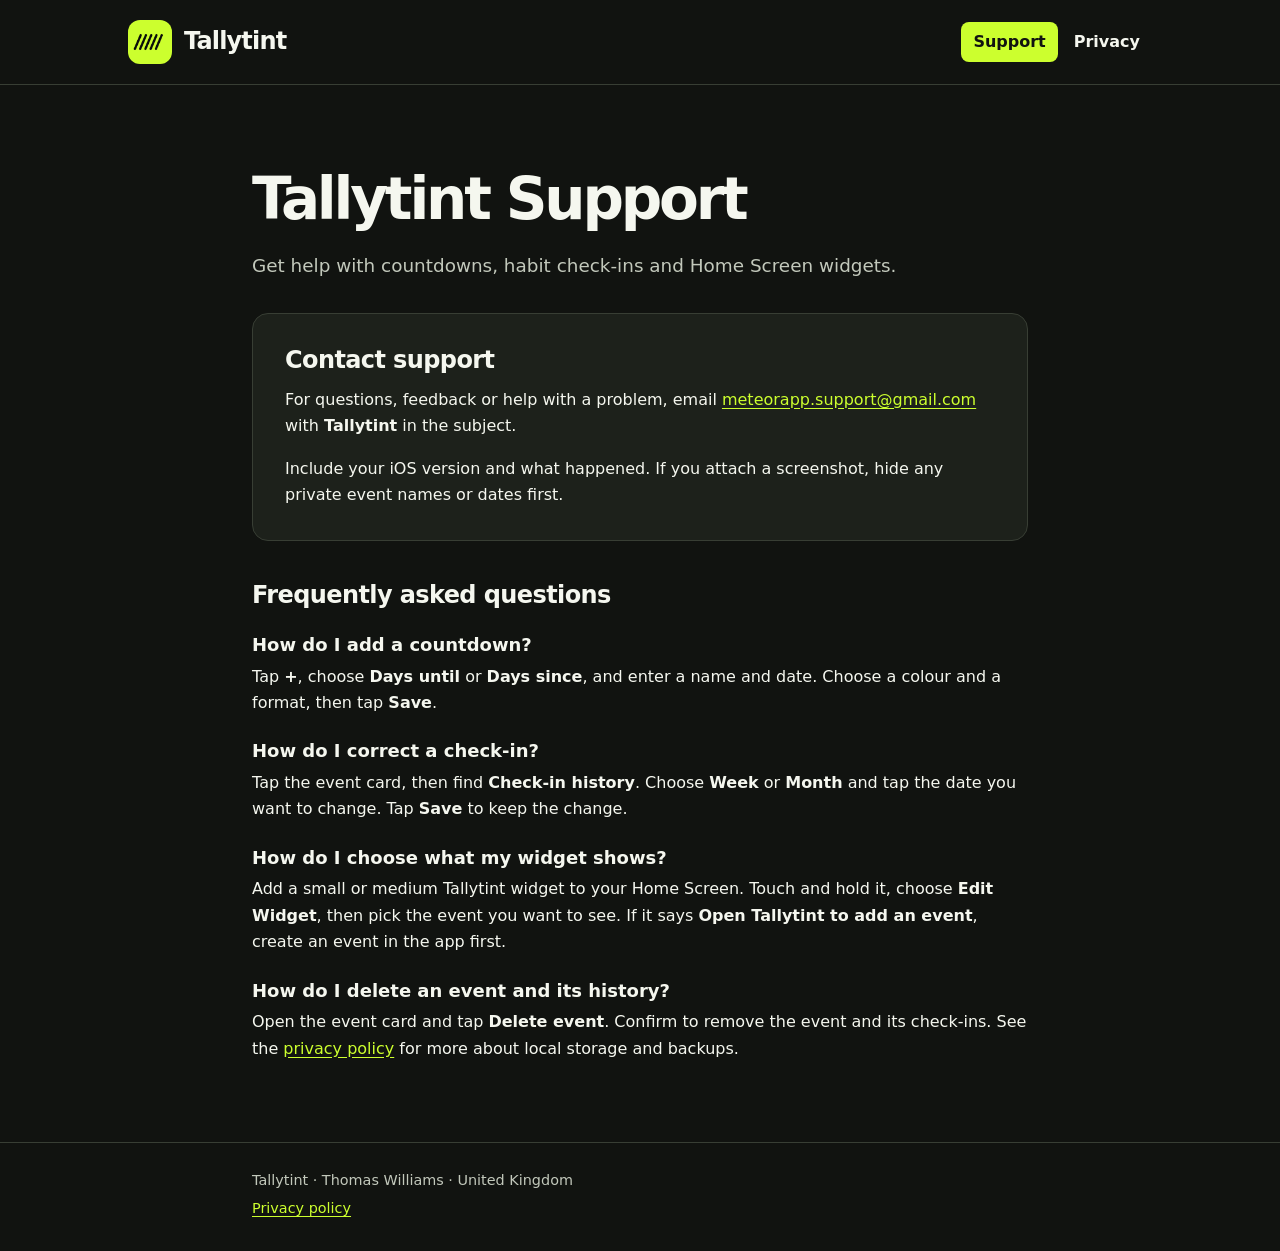
<file: index.html>
<!doctype html>
<html lang="en-GB">
<head>
  <meta charset="utf-8">
  <meta name="viewport" content="width=device-width, initial-scale=1">
  <meta name="description" content="Get help with Tallytint countdowns, habit check-ins and iPhone Home Screen widgets.">
  <title>Tallytint Support</title>
  <link rel="icon" type="image/png" href="assets/tallytint-icon.png">
  <link rel="stylesheet" href="styles.css">
</head>
<body>
  <a class="skip" href="#main">Skip to content</a>
  <header class="site-header">
    <a class="brand" href="./">
      <img src="assets/tallytint-icon.png" alt="" width="44" height="44">
      <span>Tallytint</span>
    </a>
    <nav aria-label="Main navigation">
      <a href="./" aria-current="page">Support</a>
      <a href="privacy.html">Privacy</a>
    </nav>
  </header>

  <main id="main" tabindex="-1">
    <h1>Tallytint Support</h1>
    <p class="intro">Get help with countdowns, habit check-ins and Home Screen widgets.</p>

    <section class="contact" aria-labelledby="contact-heading">
      <h2 id="contact-heading">Contact support</h2>
      <p>For questions, feedback or help with a problem, email <a href="mailto:meteorapp.support@gmail.com?subject=Tallytint%20support">meteorapp.support@gmail.com</a> with <strong>Tallytint</strong> in the subject.</p>
      <p>Include your iOS version and what happened. If you attach a screenshot, hide any private event names or dates first.</p>
    </section>

    <section aria-labelledby="faq-heading">
      <h2 id="faq-heading">Frequently asked questions</h2>

      <h3>How do I add a countdown?</h3>
      <p>Tap <strong>+</strong>, choose <strong>Days until</strong> or <strong>Days since</strong>, and enter a name and date. Choose a colour and a format, then tap <strong>Save</strong>.</p>

      <h3>How do I correct a check-in?</h3>
      <p>Tap the event card, then find <strong>Check-in history</strong>. Choose <strong>Week</strong> or <strong>Month</strong> and tap the date you want to change. Tap <strong>Save</strong> to keep the change.</p>

      <h3>How do I choose what my widget shows?</h3>
      <p>Add a small or medium Tallytint widget to your Home Screen. Touch and hold it, choose <strong>Edit Widget</strong>, then pick the event you want to see. If it says <strong>Open Tallytint to add an event</strong>, create an event in the app first.</p>

      <h3>How do I delete an event and its history?</h3>
      <p>Open the event card and tap <strong>Delete event</strong>. Confirm to remove the event and its check-ins. See the <a href="privacy.html">privacy policy</a> for more about local storage and backups.</p>
    </section>
  </main>

  <footer class="site-footer">
    <p>Tallytint · Thomas Williams · United Kingdom</p>
    <p><a href="privacy.html">Privacy policy</a></p>
  </footer>
</body>
</html>
</file>
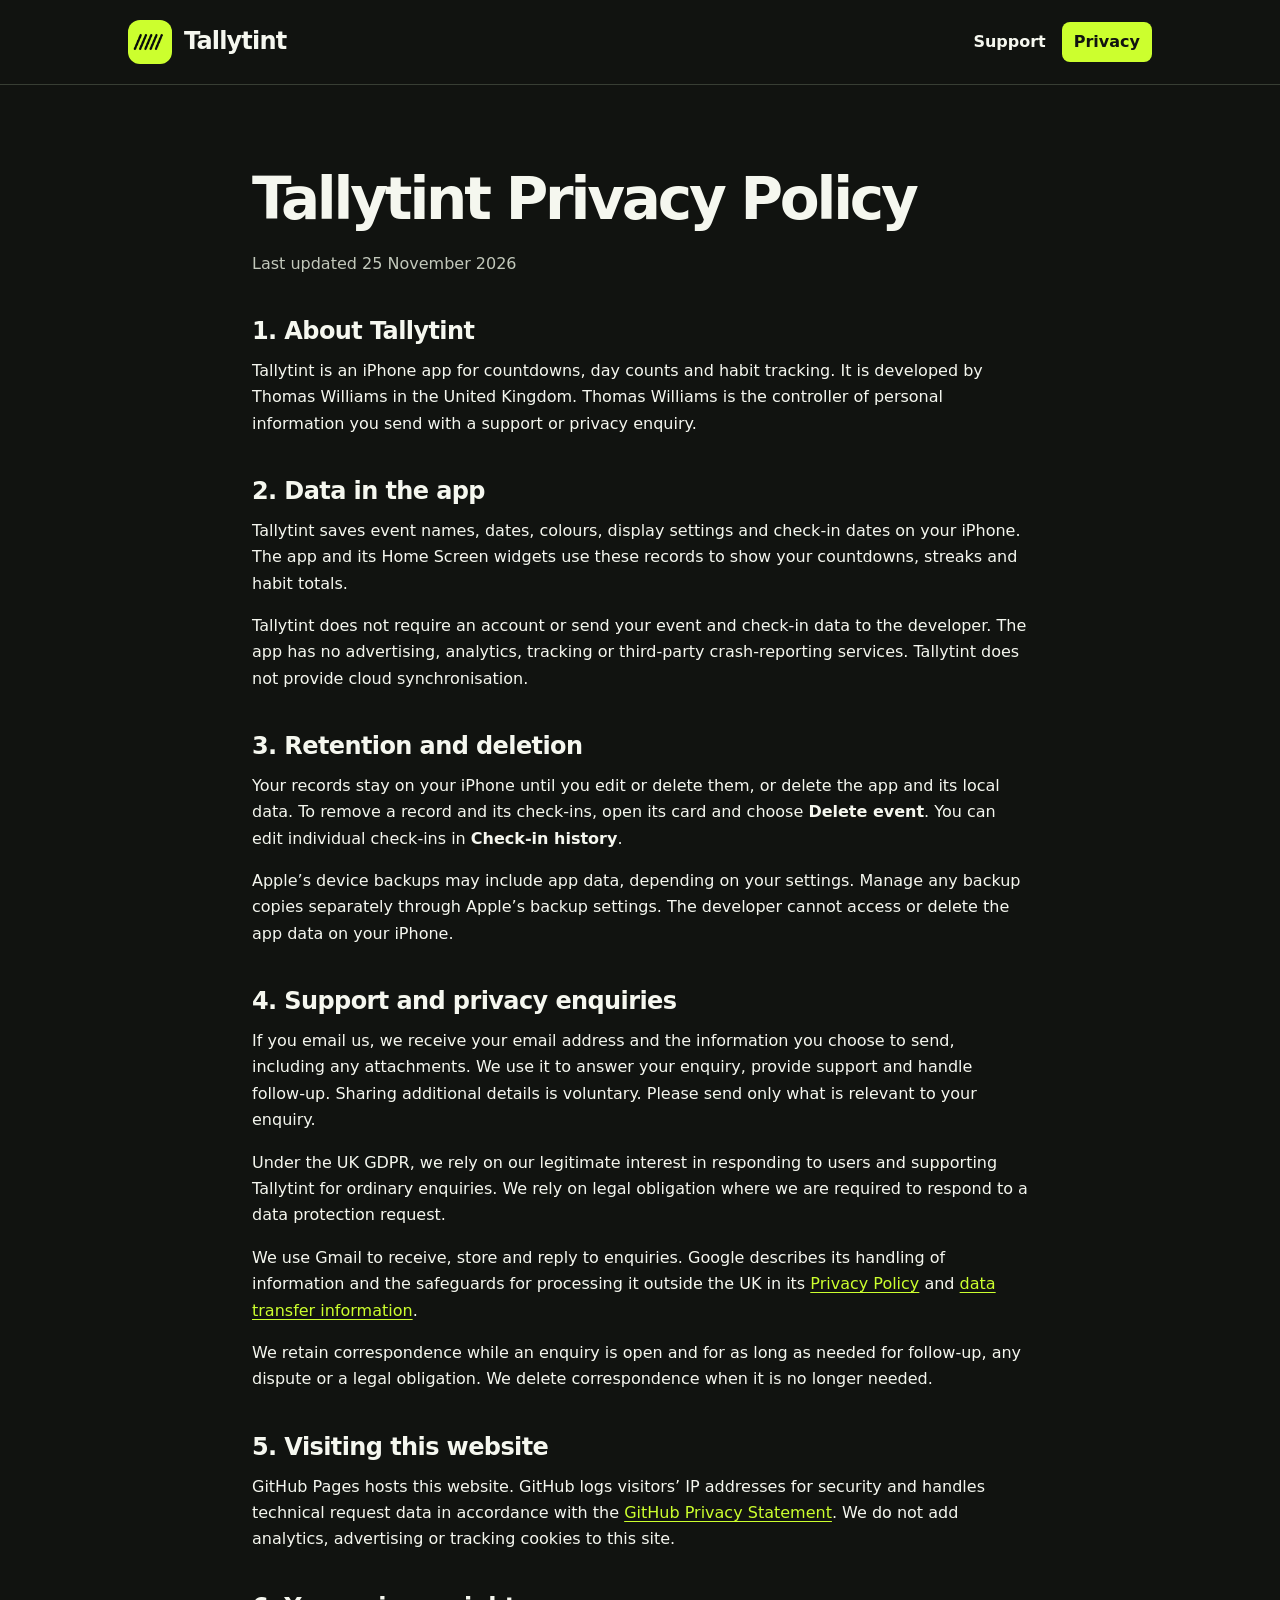
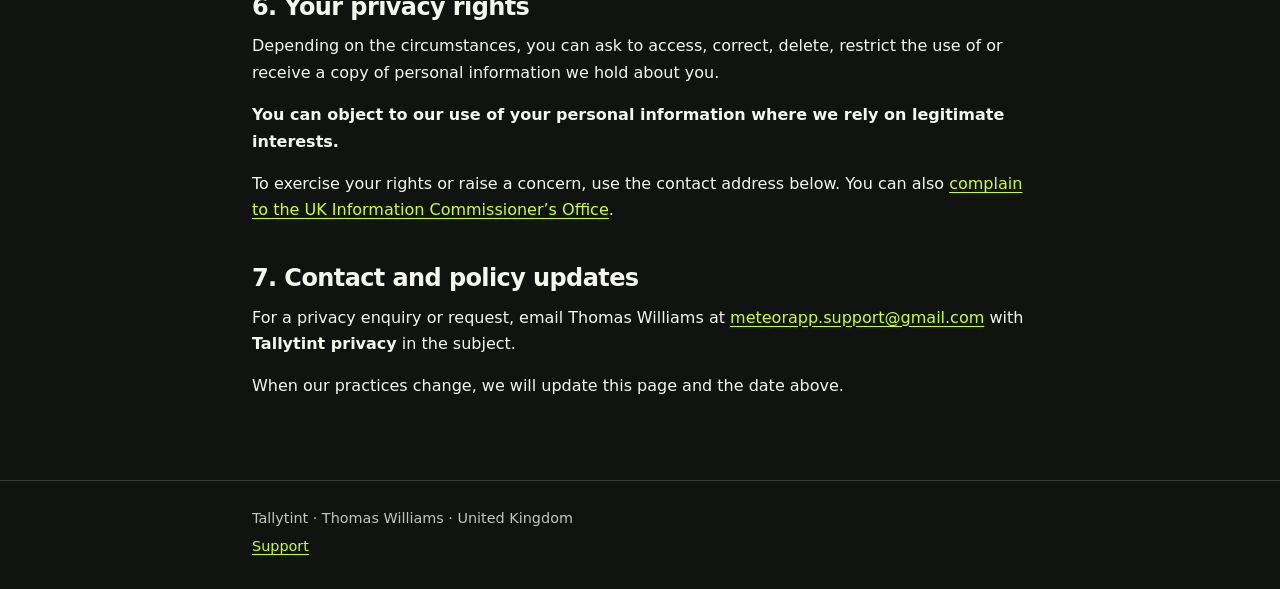
<file: privacy.html>
<!doctype html>
<html lang="en-GB">
<head>
  <meta charset="utf-8">
  <meta name="viewport" content="width=device-width, initial-scale=1">
  <meta name="description" content="How Tallytint stores events and check-ins, and how Thomas Williams handles support enquiries.">
  <title>Tallytint Privacy Policy</title>
  <link rel="icon" type="image/png" href="assets/tallytint-icon.png">
  <link rel="stylesheet" href="styles.css">
</head>
<body>
  <a class="skip" href="#main">Skip to content</a>
  <header class="site-header">
    <a class="brand" href="./">
      <img src="assets/tallytint-icon.png" alt="" width="44" height="44">
      <span>Tallytint</span>
    </a>
    <nav aria-label="Main navigation">
      <a href="./">Support</a>
      <a href="privacy.html" aria-current="page">Privacy</a>
    </nav>
  </header>

  <main id="main" tabindex="-1">
    <h1>Tallytint Privacy Policy</h1>
    <p class="updated">Last updated <time datetime="2026-11-25">25 November 2026</time></p>

    <h2>1. About Tallytint</h2>
    <p>Tallytint is an iPhone app for countdowns, day counts and habit tracking. It is developed by Thomas Williams in the United Kingdom. Thomas Williams is the controller of personal information you send with a support or privacy enquiry.</p>

    <h2>2. Data in the app</h2>
    <p>Tallytint saves event names, dates, colours, display settings and check-in dates on your iPhone. The app and its Home Screen widgets use these records to show your countdowns, streaks and habit totals.</p>
    <p>Tallytint does not require an account or send your event and check-in data to the developer. The app has no advertising, analytics, tracking or third-party crash-reporting services. Tallytint does not provide cloud synchronisation.</p>

    <h2>3. Retention and deletion</h2>
    <p>Your records stay on your iPhone until you edit or delete them, or delete the app and its local data. To remove a record and its check-ins, open its card and choose <strong>Delete event</strong>. You can edit individual check-ins in <strong>Check-in history</strong>.</p>
    <p>Apple’s device backups may include app data, depending on your settings. Manage any backup copies separately through Apple’s backup settings. The developer cannot access or delete the app data on your iPhone.</p>

    <h2>4. Support and privacy enquiries</h2>
    <p>If you email us, we receive your email address and the information you choose to send, including any attachments. We use it to answer your enquiry, provide support and handle follow-up. Sharing additional details is voluntary. Please send only what is relevant to your enquiry.</p>
    <p>Under the UK GDPR, we rely on our legitimate interest in responding to users and supporting Tallytint for ordinary enquiries. We rely on legal obligation where we are required to respond to a data protection request.</p>
    <p>We use Gmail to receive, store and reply to enquiries. Google describes its handling of information and the safeguards for processing it outside the UK in its <a href="https://policies.google.com/privacy">Privacy Policy</a> and <a href="https://policies.google.com/privacy/frameworks">data transfer information</a>.</p>
    <p>We retain correspondence while an enquiry is open and for as long as needed for follow-up, any dispute or a legal obligation. We delete correspondence when it is no longer needed.</p>

    <h2>5. Visiting this website</h2>
    <p>GitHub Pages hosts this website. GitHub logs visitors’ IP addresses for security and handles technical request data in accordance with the <a href="https://docs.github.com/en/site-policy/privacy-policies/github-general-privacy-statement">GitHub Privacy Statement</a>. We do not add analytics, advertising or tracking cookies to this site.</p>

    <h2>6. Your privacy rights</h2>
    <p>Depending on the circumstances, you can ask to access, correct, delete, restrict the use of or receive a copy of personal information we hold about you.</p>
    <p><strong>You can object to our use of your personal information where we rely on legitimate interests.</strong></p>
    <p>To exercise your rights or raise a concern, use the contact address below. You can also <a href="https://ico.org.uk/make-a-complaint/">complain to the UK Information Commissioner’s Office</a>.</p>

    <h2>7. Contact and policy updates</h2>
    <p>For a privacy enquiry or request, email Thomas Williams at <a href="mailto:meteorapp.support@gmail.com?subject=Tallytint%20privacy%20enquiry">meteorapp.support@gmail.com</a> with <strong>Tallytint privacy</strong> in the subject.</p>
    <p>When our practices change, we will update this page and the date above.</p>
  </main>

  <footer class="site-footer">
    <p>Tallytint · Thomas Williams · United Kingdom</p>
    <p><a href="./">Support</a></p>
  </footer>
</body>
</html>
</file>
<file: styles.css>
:root {
  color-scheme: dark;
  --background: #111310;
  --panel: #1d211b;
  --text: #f5f7ef;
  --muted: #c2c8bb;
  --lime: #ccff2e;
  --border: #383e34;
}

*, *::before, *::after {
  box-sizing: border-box;
}

body {
  margin: 0;
  background: var(--background);
  color: var(--text);
  font: 1rem/1.65 system-ui, sans-serif;
}

a {
  color: var(--lime);
  text-underline-offset: 0.18em;
}

a:hover {
  text-decoration-thickness: 2px;
}

a:focus-visible {
  outline: 2px solid var(--lime);
  outline-offset: 4px;
}

.skip {
  position: absolute;
  left: 1rem;
  top: 1rem;
  z-index: 1;
  padding: 0.5rem 1rem;
  background: var(--background);
  transform: translateY(-200%);
}

.skip:focus {
  transform: none;
}

.site-header {
  display: flex;
  flex-wrap: wrap;
  align-items: center;
  justify-content: space-between;
  gap: 0.75rem 1rem;
  padding: 1.25rem max(1.25rem, calc((100% - 64rem) / 2));
  border-bottom: 1px solid var(--border);
}

.brand {
  display: inline-flex;
  align-items: center;
  gap: 0.75rem;
  color: var(--text);
  font-weight: 750;
  font-size: 1.5rem;
  letter-spacing: -0.035em;
  text-decoration: none;
}

.brand img {
  display: block;
  border-radius: 0.75rem;
}

nav {
  display: flex;
  gap: 0.25rem;
}

nav a {
  padding: 0.45rem 0.75rem;
  border-radius: 0.5rem;
  color: var(--text);
  font-weight: 650;
  text-decoration: none;
}

nav a:hover {
  background: var(--panel);
}

nav a[aria-current="page"] {
  background: var(--lime);
  color: var(--background);
}

main {
  width: min(100%, 51rem);
  margin-inline: auto;
  padding: clamp(2.5rem, 7vw, 5rem) 1.25rem 4rem;
  overflow-wrap: anywhere;
}

h1, h2, h3 {
  line-height: 1.2;
}

h1 {
  margin: 0 0 1rem;
  font-size: clamp(2.25rem, 7vw, 3.625rem);
  letter-spacing: -0.055em;
}

h2 {
  margin: 2.5rem 0 0.75rem;
  font-size: 1.5rem;
  letter-spacing: -0.025em;
}

h3 {
  margin: 1.5rem 0 0.5rem;
  font-size: 1.125rem;
}

p {
  margin: 0 0 1rem;
}

.intro, .updated {
  color: var(--muted);
}

.intro {
  font-size: 1.15rem;
}

.contact {
  margin-block: 2rem;
  padding: clamp(1.25rem, 5vw, 2rem);
  border: 1px solid var(--border);
  border-radius: 1rem;
  background: var(--panel);
}

.contact h2 {
  margin-top: 0;
}

.contact p:last-child {
  margin-bottom: 0;
}

.site-footer {
  padding: 1.65rem max(1.25rem, calc((100% - 48.5rem) / 2));
  border-top: 1px solid var(--border);
  color: var(--muted);
  font-size: 0.9rem;
}

.site-footer p {
  margin: 0 0 0.25rem;
}
</file>
